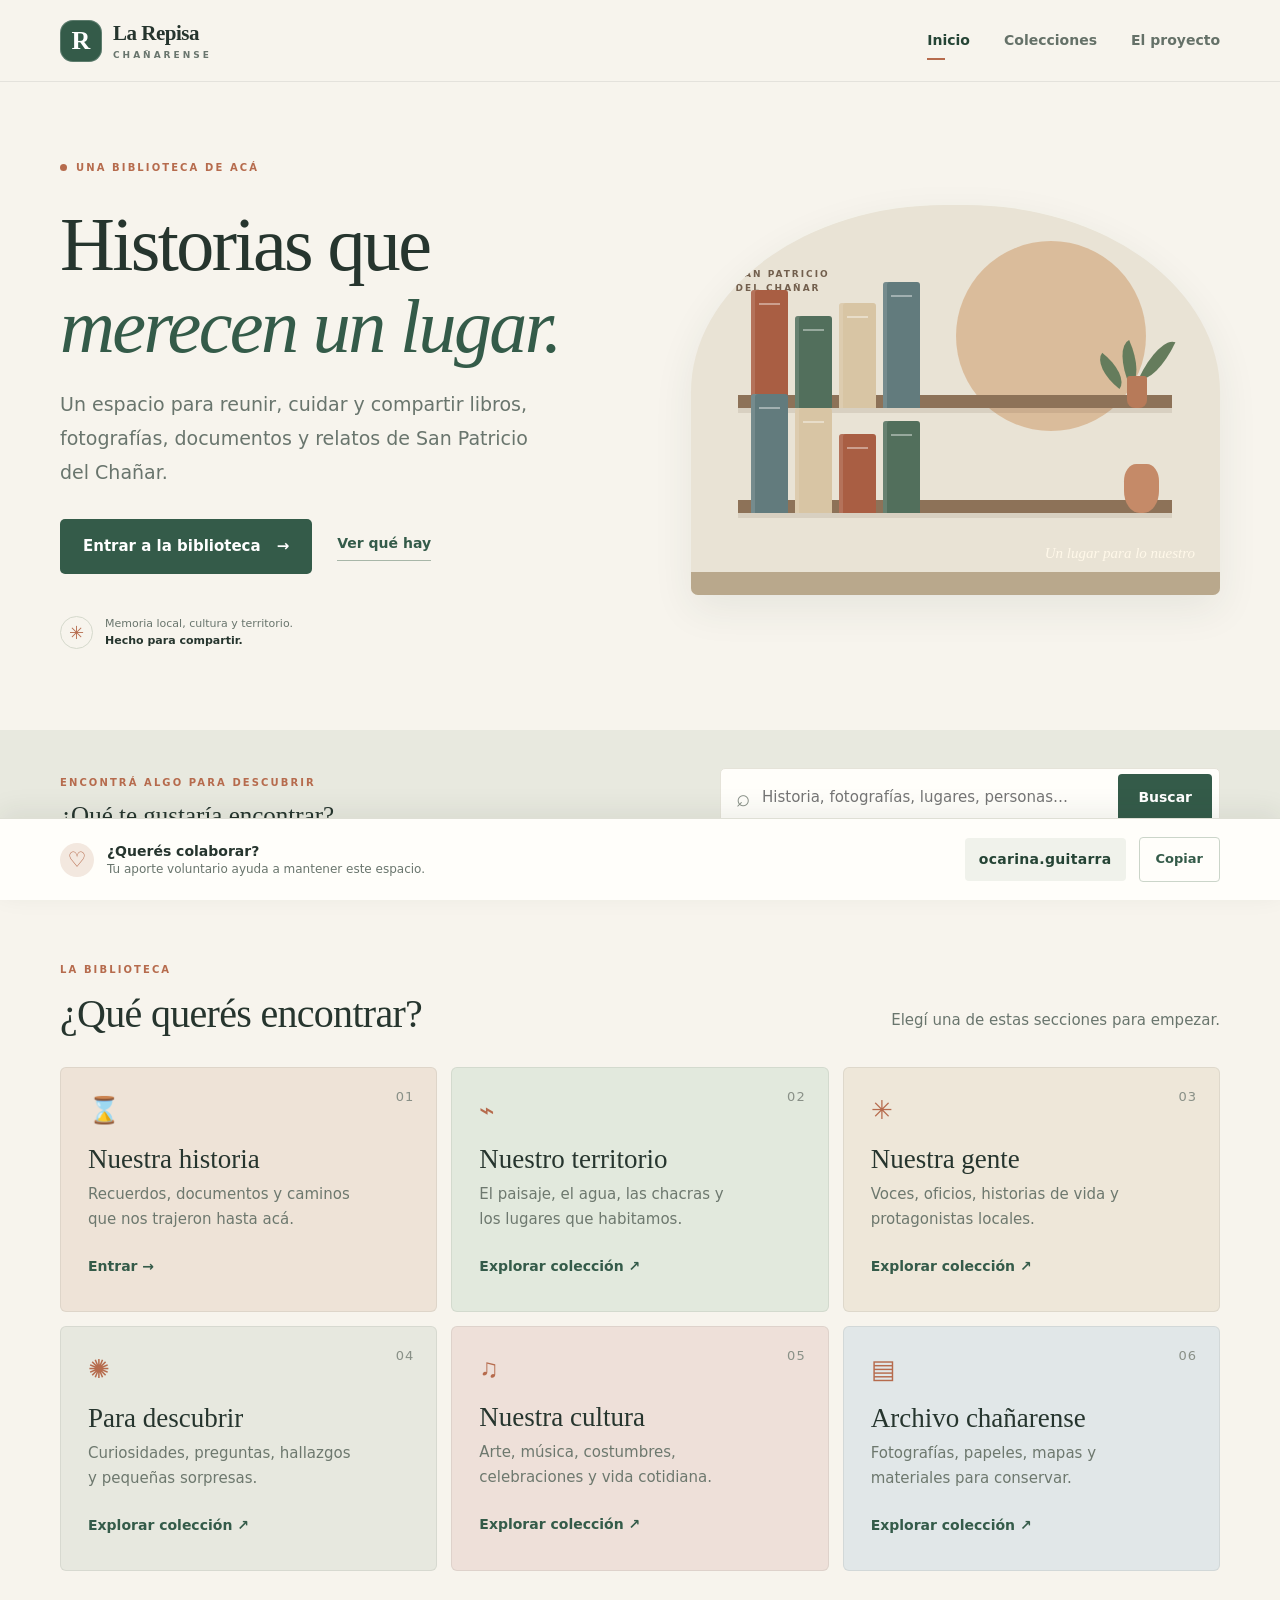
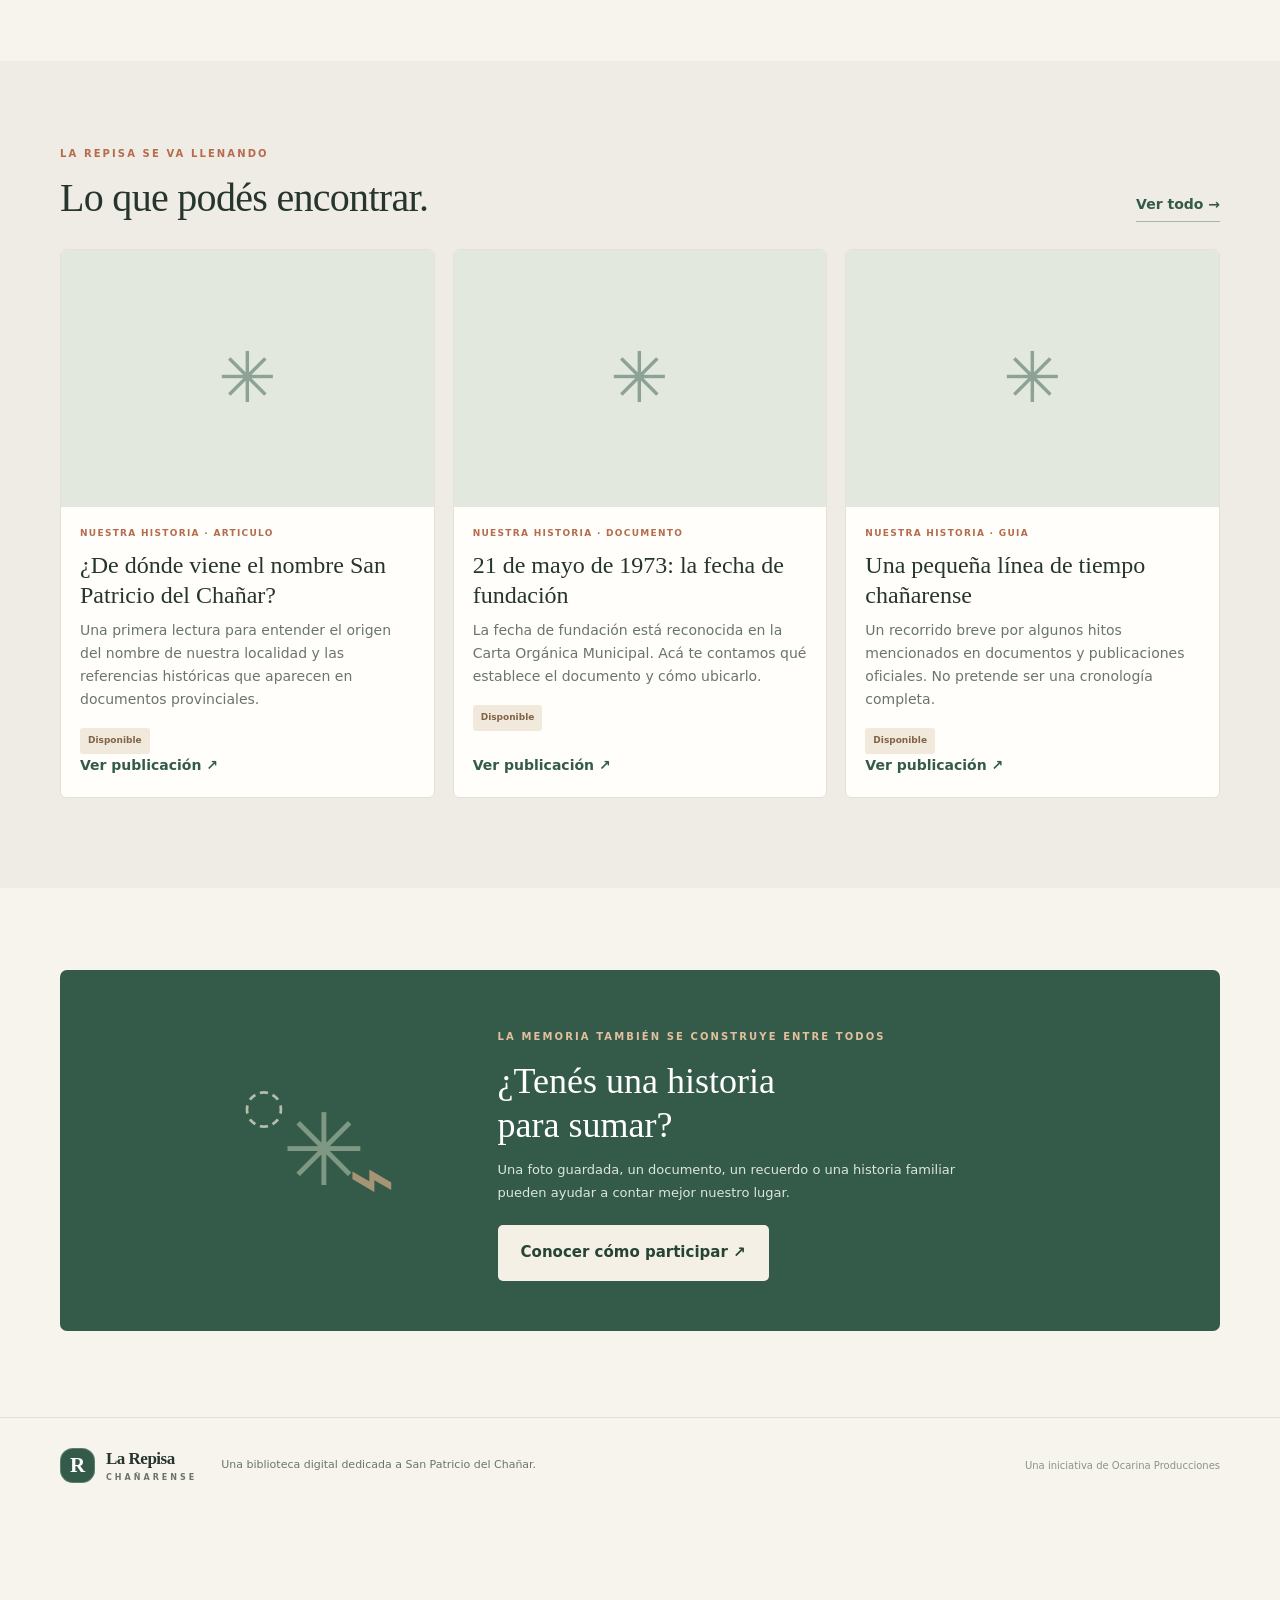
<file: index.html>
<!doctype html>
<html lang="es-AR">
<head>
  <meta charset="utf-8">
  <meta name="viewport" content="width=device-width, initial-scale=1">
  <meta name="theme-color" content="#f7f4ed">
  <meta name="description" content="La Repisa Chañarense: biblioteca editorial digital dedicada a la historia, el territorio, las personas y la cultura de San Patricio del Chañar.">
  <title>La Repisa Chañarense — Historias que merecen un lugar</title>
  <link rel="icon" href="assets/repisa-mark.svg" type="image/svg+xml">
  <link rel="stylesheet" href="css/styles.css">
  <script defer src="js/catalogo.js"></script>
  <script defer src="js/app.js"></script>
</head>
<body>
  <a class="skip-link" href="#contenido">Saltar al contenido</a>
  <header class="site-header">
    <div class="header-inner">
      <a class="brand" href="index.html" aria-label="La Repisa Chañarense, inicio">
        <span class="brand-mark" aria-hidden="true">R</span>
        <span class="brand-copy"><strong>La Repisa</strong><small>CHAÑARENSE</small></span>
      </a>
      <button class="menu-toggle" type="button" aria-expanded="false" aria-controls="site-nav" aria-label="Abrir menú"><span></span><span></span><span></span></button>
      <nav class="site-nav" id="site-nav" aria-label="Navegación principal">
        <a class="active" href="index.html">Inicio</a>
        <a href="colecciones.html">Colecciones</a>
        <a href="acerca-de.html">El proyecto</a>
      </nav>
    </div>
  </header>

  <main id="contenido">
    <section class="hero wrap">
      <div class="hero-copy">
        <span class="eyebrow"><span class="eyebrow-dot"></span> Una biblioteca de acá</span>
        <h1>Historias que<br><em>merecen un lugar.</em></h1>
        <p class="hero-lead">Un espacio para reunir, cuidar y compartir libros, fotografías, documentos y relatos de San Patricio del Chañar.</p>
        <div class="hero-actions">
          <a class="button button-primary" href="colecciones.html">Entrar a la biblioteca <span aria-hidden="true">→</span></a>
          <a class="text-link" href="#como-se-organiza">Ver qué hay</a>
        </div>
        <div class="hero-note"><span class="note-icon">✳</span><span>Memoria local, cultura y territorio.<br><strong>Hecho para compartir.</strong></span></div>
      </div>
      <div class="hero-art" aria-label="Ilustración decorativa de una repisa con libros y una planta" role="img">
        <div class="sun-disc"></div><div class="art-label">SAN PATRICIO<br>DEL CHAÑAR</div>
        <div class="shelf shelf-one"><i class="book book-rust"></i><i class="book book-green"></i><i class="book book-cream"></i><i class="book book-blue"></i><i class="plant"><b></b><b></b><b></b></i></div>
        <div class="shelf shelf-two"><i class="book book-blue tall"></i><i class="book book-cream"></i><i class="book book-rust short"></i><i class="book book-green"></i><i class="vase"></i></div>
        <span class="art-caption">Un lugar para lo nuestro</span>
      </div>
    </section>

    <section class="search-band">
      <div class="wrap search-inner">
        <div><span class="eyebrow">Encontrá algo para descubrir</span><h2>¿Qué te gustaría encontrar?</h2></div>
        <form class="search-form" id="search-form" role="search">
          <label class="sr-only" for="catalog-search">Buscar publicaciones</label>
          <span aria-hidden="true">⌕</span><input id="catalog-search" type="search" placeholder="Historia, fotografías, lugares, personas…" autocomplete="off"><button type="submit" aria-label="Buscar">Buscar</button>
        </form>
      </div>
    </section>

    <section class="section wrap" id="como-se-organiza">
      <div class="section-heading"><div><span class="eyebrow">La biblioteca</span><h2>¿Qué querés encontrar?</h2></div><p>Elegí una de estas secciones para empezar.</p></div>
      <div class="collection-grid" id="collection-grid">
        <a class="collection-card collection-history" href="colecciones.html?coleccion=historia"><span class="collection-number">01</span><span class="collection-icon">⌛</span><h3>Nuestra historia</h3><p>Recuerdos, documentos y caminos que nos trajeron hasta acá.</p><span class="card-arrow">Entrar →</span></a>
        <a class="collection-card collection-land" href="colecciones.html?coleccion=territorio"><span class="collection-number">02</span><span class="collection-icon">⌁</span><h3>Nuestro territorio</h3><p>El paisaje, el agua, las chacras y los lugares que habitamos.</p><span class="card-arrow">Explorar colección ↗</span></a>
        <a class="collection-card collection-people" href="colecciones.html?coleccion=gente"><span class="collection-number">03</span><span class="collection-icon">✳</span><h3>Nuestra gente</h3><p>Voces, oficios, historias de vida y protagonistas locales.</p><span class="card-arrow">Explorar colección ↗</span></a>
        <a class="collection-card collection-discover" href="colecciones.html?coleccion=descubrir"><span class="collection-number">04</span><span class="collection-icon">✺</span><h3>Para descubrir</h3><p>Curiosidades, preguntas, hallazgos y pequeñas sorpresas.</p><span class="card-arrow">Explorar colección ↗</span></a>
        <a class="collection-card collection-culture" href="colecciones.html?coleccion=cultura"><span class="collection-number">05</span><span class="collection-icon">♫</span><h3>Nuestra cultura</h3><p>Arte, música, costumbres, celebraciones y vida cotidiana.</p><span class="card-arrow">Explorar colección ↗</span></a>
        <a class="collection-card collection-archive" href="colecciones.html?coleccion=archivo"><span class="collection-number">06</span><span class="collection-icon">▤</span><h3>Archivo chañarense</h3><p>Fotografías, papeles, mapas y materiales para conservar.</p><span class="card-arrow">Explorar colección ↗</span></a>
      </div>
    </section>

    <section class="featured-section">
      <div class="wrap">
        <div class="section-heading"><div><span class="eyebrow">La repisa se va llenando</span><h2>Lo que podés encontrar.</h2></div><a class="text-link" href="colecciones.html">Ver todo →</a></div>
        <div class="publication-grid" id="featured-publications" aria-live="polite">
          <div class="empty-state"><span>✳</span><h3>Estamos preparando las primeras publicaciones.</h3><p>Pronto vas a encontrar acá materiales para leer, mirar y compartir.</p></div>
        </div>
      </div>
    </section>

    <section class="contribute-section wrap">
      <div class="contribute-art" aria-hidden="true"><span>✳</span><span>⌁</span><span>◌</span></div>
      <div><span class="eyebrow">La memoria también se construye entre todos</span><h2>¿Tenés una historia<br>para sumar?</h2><p>Una foto guardada, un documento, un recuerdo o una historia familiar pueden ayudar a contar mejor nuestro lugar.</p><a class="button button-light" href="acerca-de.html#participar">Conocer cómo participar ↗</a></div>
    </section>
  </main>

  <footer class="site-footer">
    <div class="wrap footer-inner"><a class="brand brand-footer" href="index.html"><span class="brand-mark">R</span><span class="brand-copy"><strong>La Repisa</strong><small>CHAÑARENSE</small></span></a><p>Una biblioteca digital dedicada a San Patricio del Chañar.</p><span class="footer-credit">Una iniciativa de Ocarina Producciones</span></div>
  </footer>

  <aside class="support-bar" aria-label="Colaboración voluntaria">
    <span class="support-heart" aria-hidden="true">♡</span><span class="support-message"><strong>¿Querés colaborar?</strong><small>Tu aporte voluntario ayuda a mantener este espacio.</small></span>
    <span class="support-alias" id="support-alias">ocarina.guitarra</span>
    <button class="copy-alias" type="button" id="copy-alias" aria-label="Copiar alias">Copiar</button>
    <span class="copy-feedback" id="copy-feedback" role="status" aria-live="polite"></span>
  </aside>
</body>
</html>
</file>
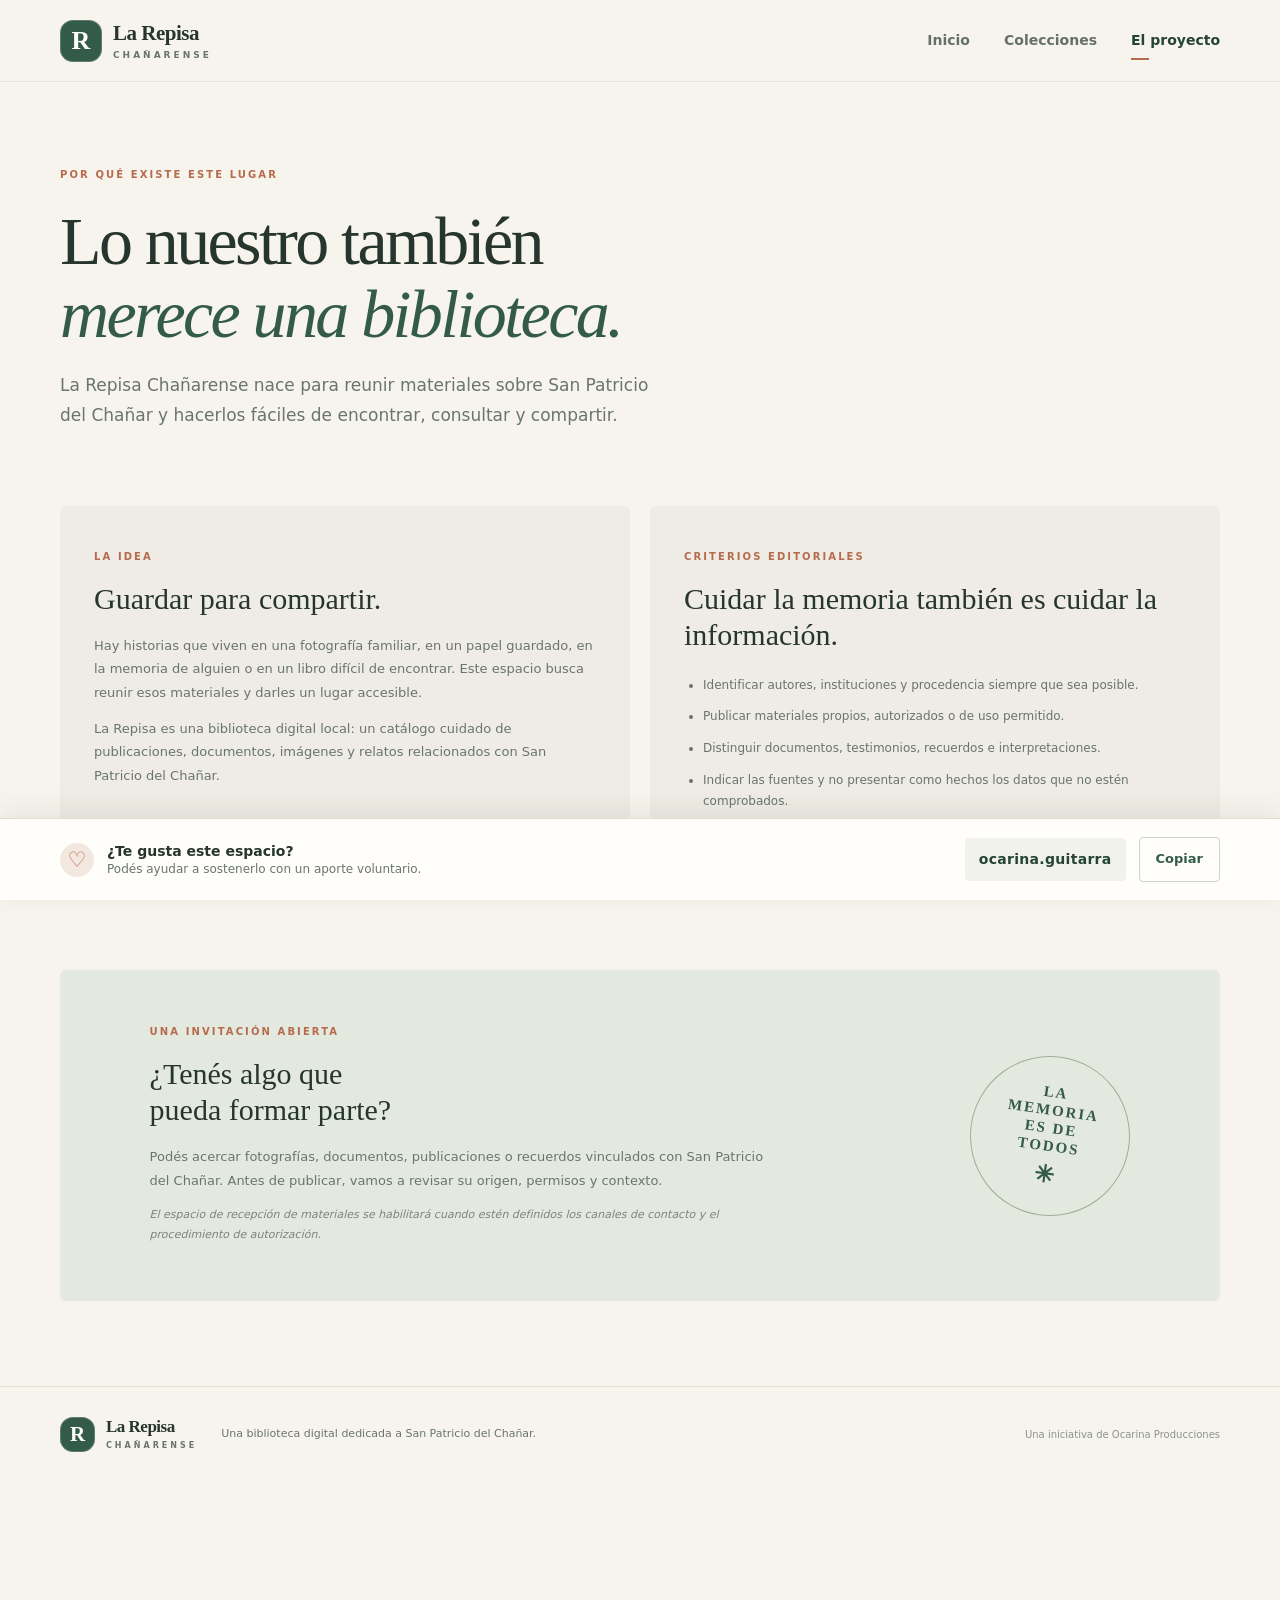
<file: acerca-de.html>
<!doctype html>
<html lang="es-AR"><head><meta charset="utf-8"><meta name="viewport" content="width=device-width, initial-scale=1"><meta name="theme-color" content="#f7f4ed"><meta name="description" content="Conocé La Repisa Chañarense y cómo aportar a la memoria local."><title>El proyecto — La Repisa Chañarense</title><link rel="icon" href="assets/repisa-mark.svg" type="image/svg+xml"><link rel="stylesheet" href="css/styles.css"><script defer src="js/app.js"></script></head><body><a class="skip-link" href="#contenido">Saltar al contenido</a><header class="site-header"><div class="header-inner"><a class="brand" href="index.html"><span class="brand-mark">R</span><span class="brand-copy"><strong>La Repisa</strong><small>CHAÑARENSE</small></span></a><button class="menu-toggle" type="button" aria-expanded="false" aria-controls="site-nav" aria-label="Abrir menú"><span></span><span></span><span></span></button><nav class="site-nav" id="site-nav"><a href="index.html">Inicio</a><a href="colecciones.html">Colecciones</a><a class="active" href="acerca-de.html">El proyecto</a></nav></div></header><main id="contenido"><section class="page-hero wrap"><span class="eyebrow">Por qué existe este lugar</span><h1>Lo nuestro también<br><em>merece una biblioteca.</em></h1><p>La Repisa Chañarense nace para reunir materiales sobre San Patricio del Chañar y hacerlos fáciles de encontrar, consultar y compartir.</p></section><section class="about-body wrap"><article class="about-card"><span class="eyebrow">La idea</span><h2>Guardar para compartir.</h2><p>Hay historias que viven en una fotografía familiar, en un papel guardado, en la memoria de alguien o en un libro difícil de encontrar. Este espacio busca reunir esos materiales y darles un lugar accesible.</p><p>La Repisa es una biblioteca digital local: un catálogo cuidado de publicaciones, documentos, imágenes y relatos relacionados con San Patricio del Chañar.</p></article><article class="about-card"><span class="eyebrow">Criterios editoriales</span><h2>Cuidar la memoria también es cuidar la información.</h2><ul class="principles-list"><li>Identificar autores, instituciones y procedencia siempre que sea posible.</li><li>Publicar materiales propios, autorizados o de uso permitido.</li><li>Distinguir documentos, testimonios, recuerdos e interpretaciones.</li><li>Indicar las fuentes y no presentar como hechos los datos que no estén comprobados.</li><li>Respetar la privacidad y pedir permiso antes de publicar materiales personales.</li></ul></article></section><section class="participate-section wrap" id="participar"><div><span class="eyebrow">Una invitación abierta</span><h2>¿Tenés algo que<br>pueda formar parte?</h2><p>Podés acercar fotografías, documentos, publicaciones o recuerdos vinculados con San Patricio del Chañar. Antes de publicar, vamos a revisar su origen, permisos y contexto.</p><p class="muted-note">El espacio de recepción de materiales se habilitará cuando estén definidos los canales de contacto y el procedimiento de autorización.</p></div><div class="participate-stamp">LA<br>MEMORIA<br>ES DE<br>TODOS<span>✳</span></div></section></main><footer class="site-footer"><div class="wrap footer-inner"><a class="brand brand-footer" href="index.html"><span class="brand-mark">R</span><span class="brand-copy"><strong>La Repisa</strong><small>CHAÑARENSE</small></span></a><p>Una biblioteca digital dedicada a San Patricio del Chañar.</p><span class="footer-credit">Una iniciativa de Ocarina Producciones</span></div></footer><aside class="support-bar" aria-label="Colaboración voluntaria"><span class="support-heart">♡</span><span class="support-message"><strong>¿Te gusta este espacio?</strong><small>Podés ayudar a sostenerlo con un aporte voluntario.</small></span><span class="support-alias" id="support-alias">ocarina.guitarra</span><button class="copy-alias" type="button" id="copy-alias">Copiar</button><span class="copy-feedback" id="copy-feedback" role="status" aria-live="polite"></span></aside></body></html>
</file>
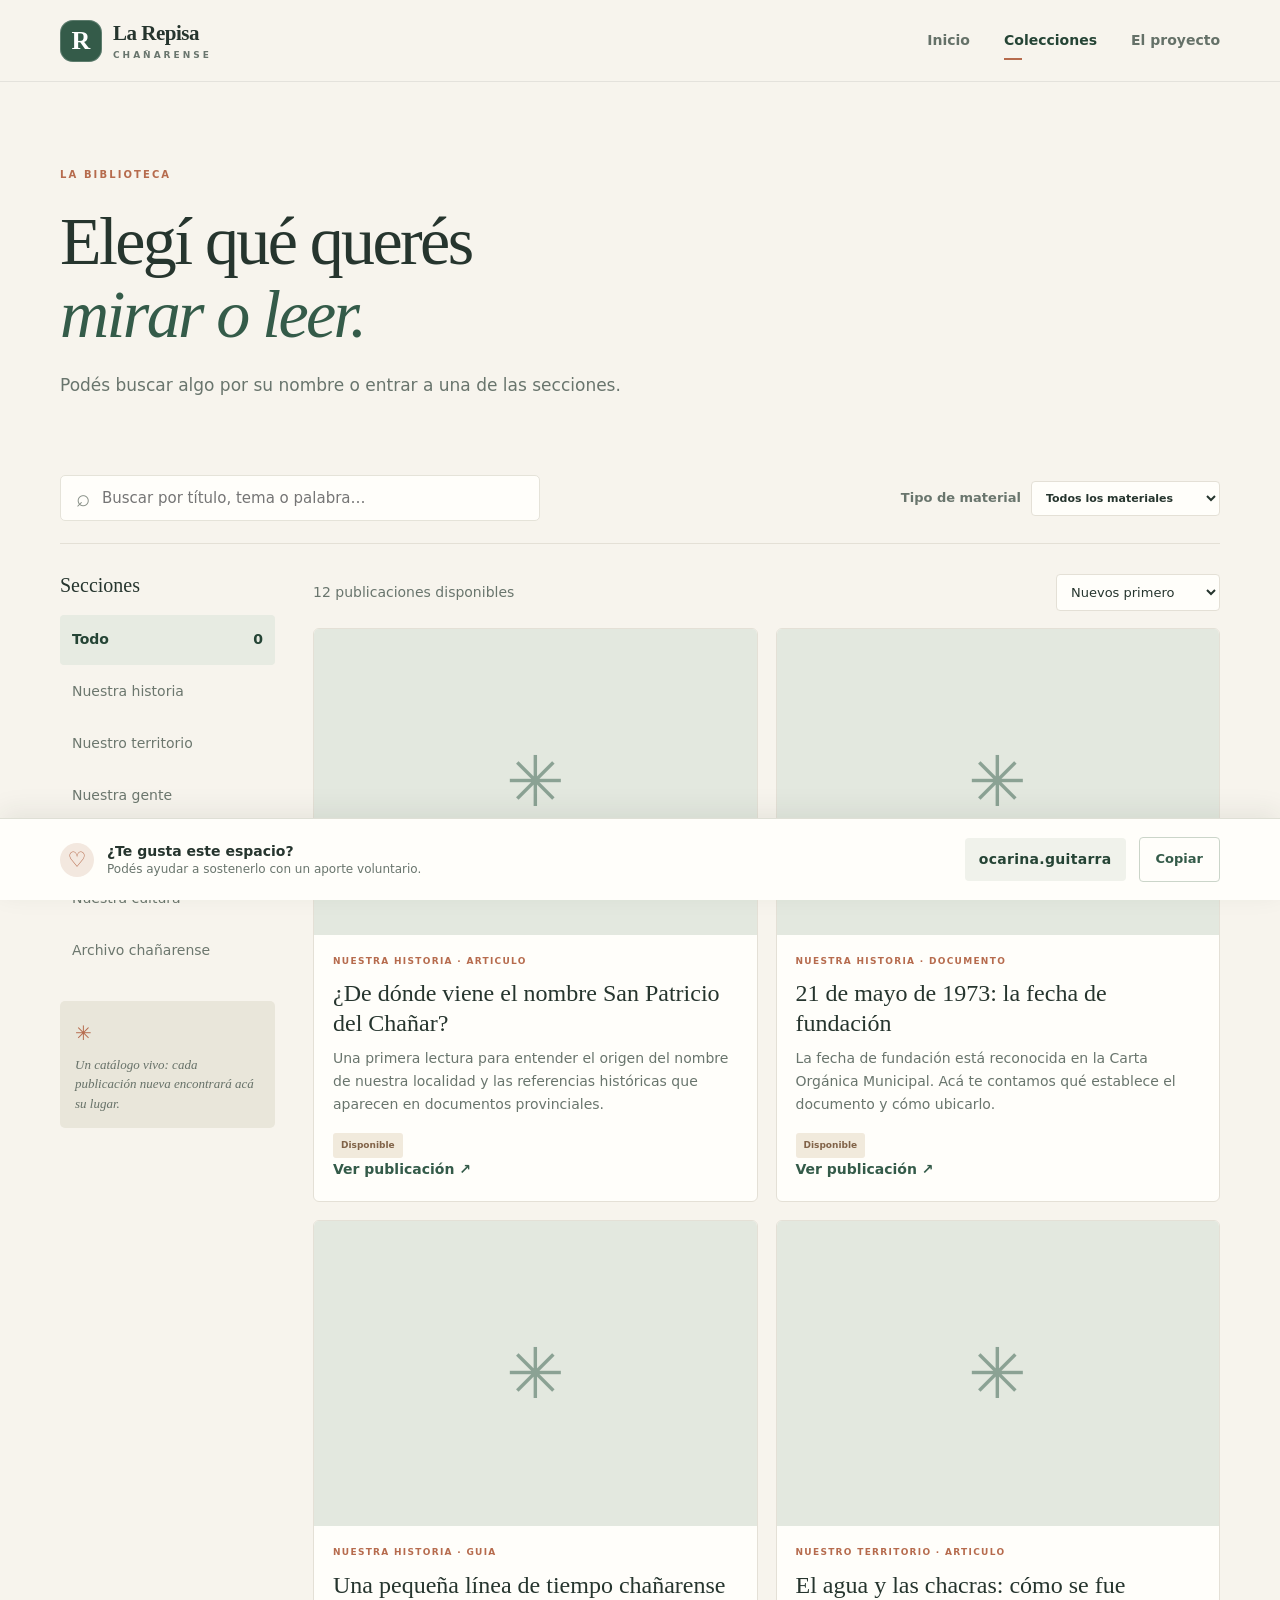
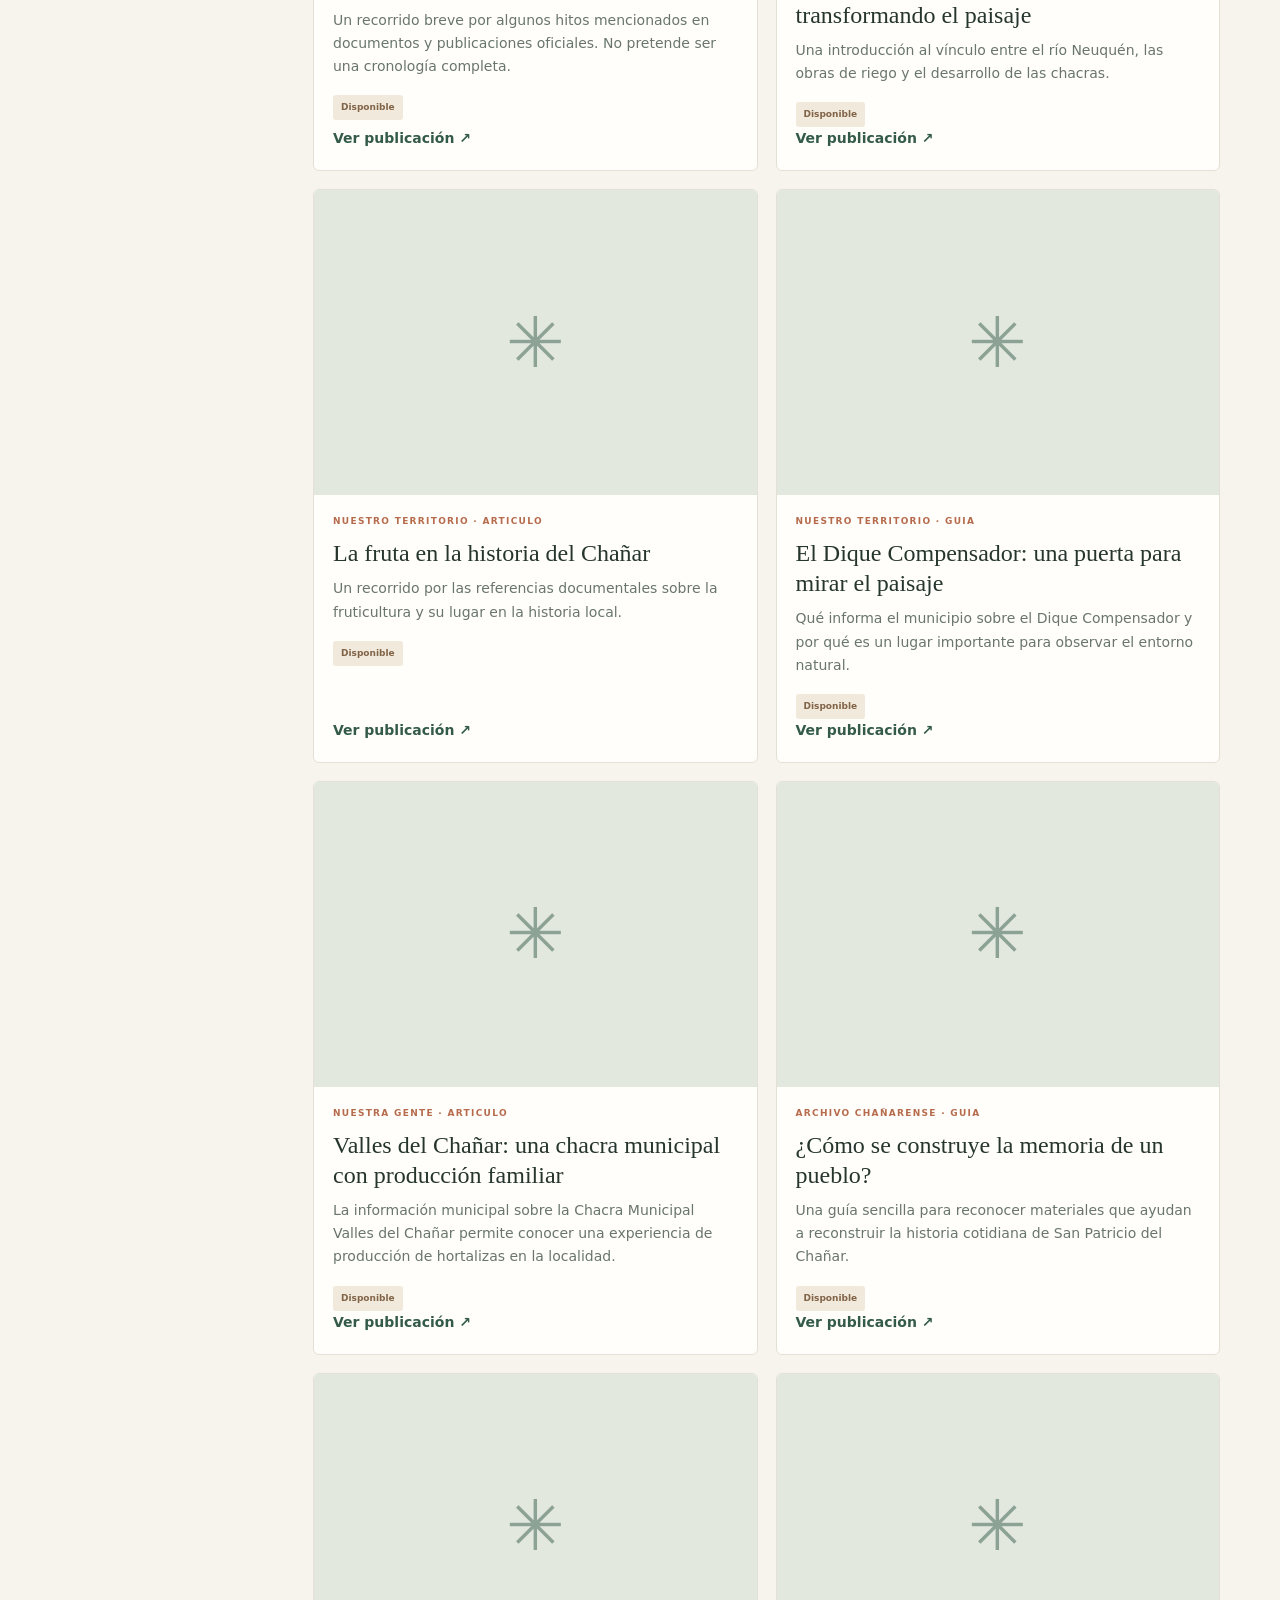
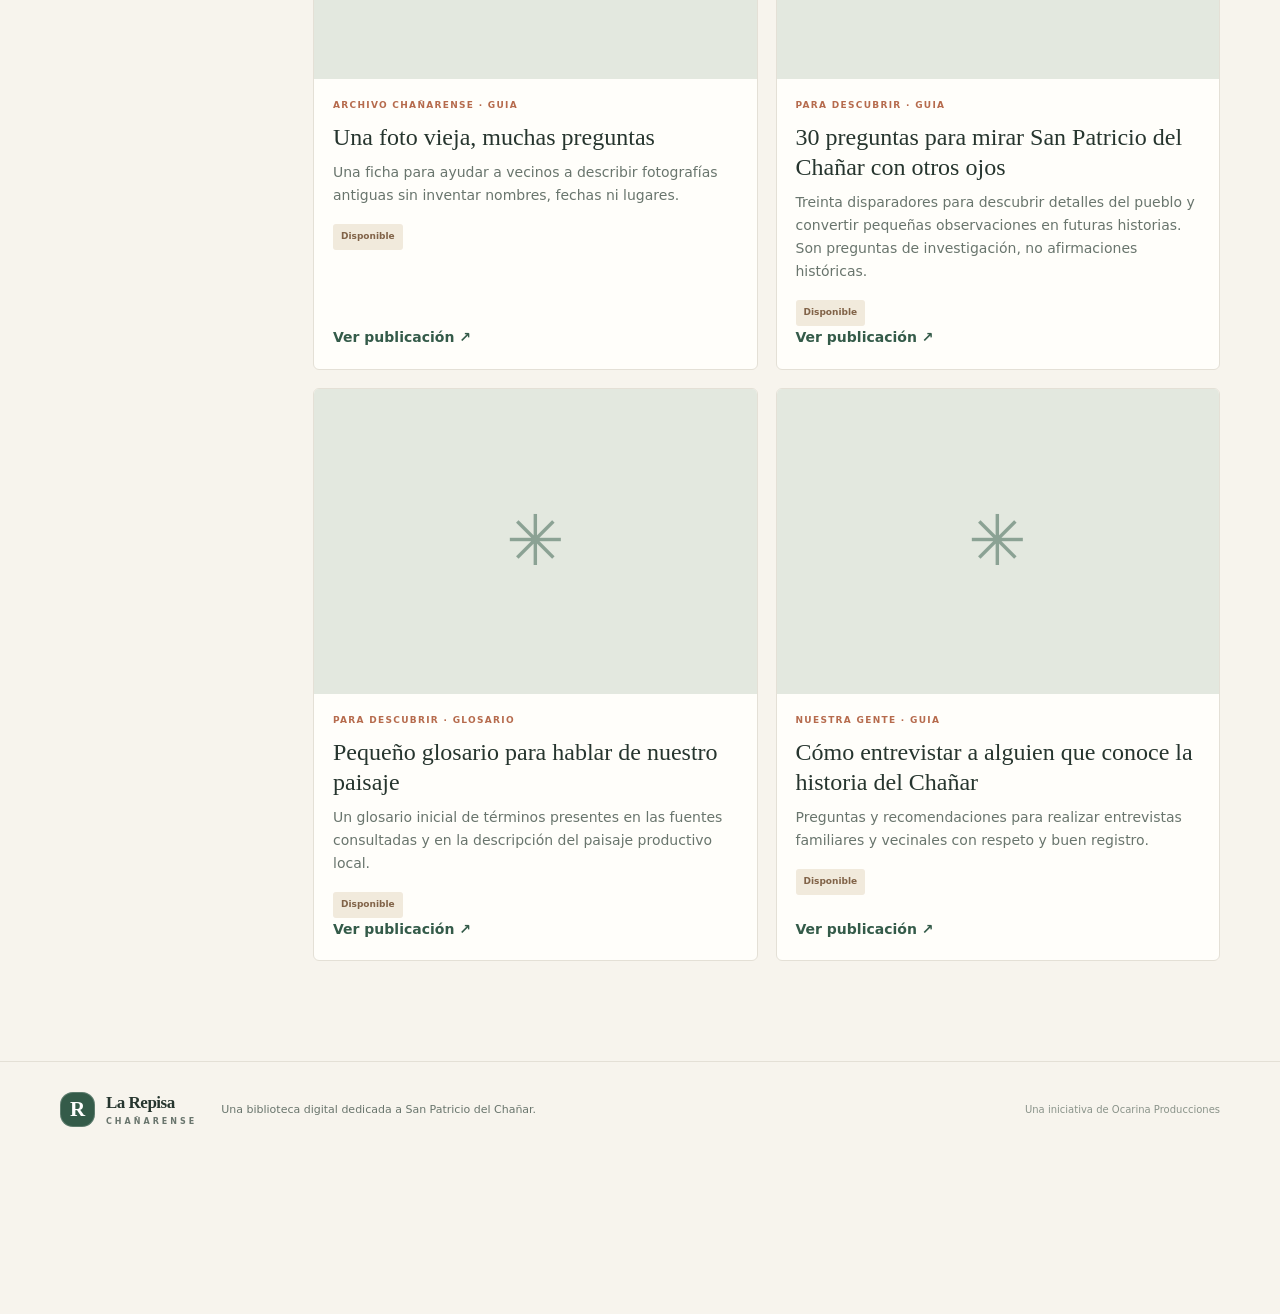
<file: colecciones.html>
<!doctype html>
<html lang="es-AR"><head><meta charset="utf-8"><meta name="viewport" content="width=device-width, initial-scale=1"><meta name="theme-color" content="#f7f4ed"><meta name="description" content="Explorá las colecciones de La Repisa Chañarense."><title>Colecciones — La Repisa Chañarense</title><link rel="icon" href="assets/repisa-mark.svg" type="image/svg+xml"><link rel="stylesheet" href="css/styles.css"><script defer src="js/catalogo.js"></script><script defer src="js/app.js"></script></head>
<body><a class="skip-link" href="#contenido">Saltar al contenido</a><header class="site-header"><div class="header-inner"><a class="brand" href="index.html"><span class="brand-mark">R</span><span class="brand-copy"><strong>La Repisa</strong><small>CHAÑARENSE</small></span></a><button class="menu-toggle" type="button" aria-expanded="false" aria-controls="site-nav" aria-label="Abrir menú"><span></span><span></span><span></span></button><nav class="site-nav" id="site-nav"><a href="index.html">Inicio</a><a class="active" href="colecciones.html">Colecciones</a><a href="acerca-de.html">El proyecto</a></nav></div></header>
<main id="contenido"><section class="page-hero wrap"><span class="eyebrow">La biblioteca</span><h1>Elegí qué querés<br><em>mirar o leer.</em></h1><p>Podés buscar algo por su nombre o entrar a una de las secciones.</p></section>
<section class="catalog-section wrap"><div class="catalog-toolbar"><div class="filter-search"><label class="sr-only" for="catalog-search">Buscar en el catálogo</label><span>⌕</span><input id="catalog-search" type="search" placeholder="Buscar por título, tema o palabra…"></div><label class="select-label advanced-filter" for="type-filter">Tipo de material<select id="type-filter"><option value="">Todos los materiales</option><option value="libro">Libros y cuadernillos</option><option value="fotografia">Fotografías</option><option value="documento">Documentos</option><option value="mapa">Mapas y guías</option><option value="revista">Revistas</option></select></label></div>
<div class="catalog-layout"><aside class="catalog-sidebar"><h2>Secciones</h2><button class="filter-link active" data-collection="">Todo <span data-count="all">0</span></button><button class="filter-link" data-collection="historia">Nuestra historia</button><button class="filter-link" data-collection="territorio">Nuestro territorio</button><button class="filter-link" data-collection="gente">Nuestra gente</button><button class="filter-link" data-collection="descubrir">Para descubrir</button><button class="filter-link" data-collection="cultura">Nuestra cultura</button><button class="filter-link" data-collection="archivo">Archivo chañarense</button><div class="sidebar-note"><span>✳</span><p>Un catálogo vivo: cada publicación nueva encontrará acá su lugar.</p></div></aside><div class="catalog-results"><div class="results-heading"><p id="results-count">Materiales disponibles</p><label class="sr-only" for="sort-filter">Ordenar publicaciones</label><select id="sort-filter"><option value="recent">Nuevos primero</option><option value="az">Título A–Z</option></select></div><div class="publication-grid catalog-grid" id="catalog-results" aria-live="polite"></div></div></div></section></main>
<footer class="site-footer"><div class="wrap footer-inner"><a class="brand brand-footer" href="index.html"><span class="brand-mark">R</span><span class="brand-copy"><strong>La Repisa</strong><small>CHAÑARENSE</small></span></a><p>Una biblioteca digital dedicada a San Patricio del Chañar.</p><span class="footer-credit">Una iniciativa de Ocarina Producciones</span></div></footer><aside class="support-bar" aria-label="Colaboración voluntaria"><span class="support-heart">♡</span><span class="support-message"><strong>¿Te gusta este espacio?</strong><small>Podés ayudar a sostenerlo con un aporte voluntario.</small></span><span class="support-alias" id="support-alias">ocarina.guitarra</span><button class="copy-alias" type="button" id="copy-alias">Copiar</button><span class="copy-feedback" id="copy-feedback" role="status" aria-live="polite"></span></aside></body></html>
</file>
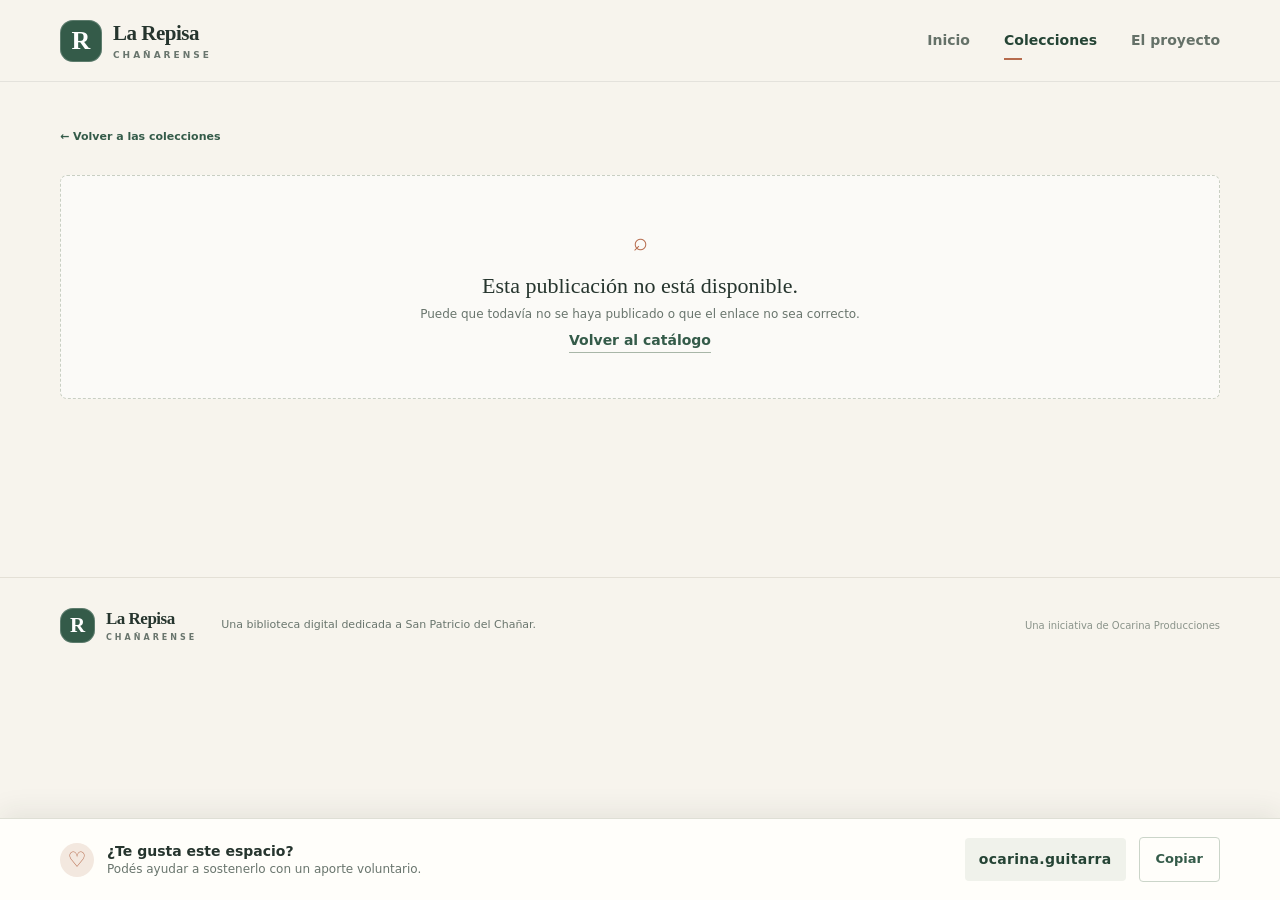
<file: publicacion.html>
<!doctype html>
<html lang="es-AR"><head><meta charset="utf-8"><meta name="viewport" content="width=device-width, initial-scale=1"><meta name="theme-color" content="#f7f4ed"><meta name="description" content="Publicaciones de La Repisa Chañarense."><title>Publicación — La Repisa Chañarense</title><link rel="icon" href="assets/repisa-mark.svg" type="image/svg+xml"><link rel="stylesheet" href="css/styles.css"><script defer src="js/catalogo.js"></script><script defer src="js/app.js"></script></head>
<body><a class="skip-link" href="#contenido">Saltar al contenido</a><header class="site-header"><div class="header-inner"><a class="brand" href="index.html"><span class="brand-mark">R</span><span class="brand-copy"><strong>La Repisa</strong><small>CHAÑARENSE</small></span></a><button class="menu-toggle" type="button" aria-expanded="false" aria-controls="site-nav" aria-label="Abrir menú"><span></span><span></span><span></span></button><nav class="site-nav" id="site-nav"><a href="index.html">Inicio</a><a class="active" href="colecciones.html">Colecciones</a><a href="acerca-de.html">El proyecto</a></nav></div></header>
<main id="contenido" class="wrap publication-detail"><a class="back-link" href="colecciones.html">← Volver a las colecciones</a><div id="publication-detail" aria-live="polite"><div class="empty-state"><span>✳</span><h3>Cargando publicación…</h3></div></div></main>
<footer class="site-footer"><div class="wrap footer-inner"><a class="brand brand-footer" href="index.html"><span class="brand-mark">R</span><span class="brand-copy"><strong>La Repisa</strong><small>CHAÑARENSE</small></span></a><p>Una biblioteca digital dedicada a San Patricio del Chañar.</p><span class="footer-credit">Una iniciativa de Ocarina Producciones</span></div></footer><aside class="support-bar" aria-label="Colaboración voluntaria"><span class="support-heart">♡</span><span class="support-message"><strong>¿Te gusta este espacio?</strong><small>Podés ayudar a sostenerlo con un aporte voluntario.</small></span><span class="support-alias" id="support-alias">ocarina.guitarra</span><button class="copy-alias" type="button" id="copy-alias">Copiar</button><span class="copy-feedback" id="copy-feedback" role="status" aria-live="polite"></span></aside></body></html>
</file>
<file: css/styles.css>
:root{--paper:#f7f4ed;--white:#fffefa;--ink:#26352e;--muted:#69756d;--green:#345b49;--green-dark:#254435;--sage:#dce5d8;--rust:#b66b4d;--sand:#e9dfcf;--line:#e4e0d6;--serif:Georgia,'Times New Roman',serif;--sans:system-ui,-apple-system,'Segoe UI',Arial,sans-serif;--support-h:76px;--shadow:0 14px 40px rgba(42,58,46,.08)}*{box-sizing:border-box}html{scroll-behavior:smooth;scroll-padding-top:90px}body{margin:0;background:var(--paper);color:var(--ink);font-family:var(--sans);font-size:16px;line-height:1.6;padding-bottom:var(--support-h)}a{color:inherit;text-decoration:none}button,input,select{font:inherit}button,a{-webkit-tap-highlight-color:transparent}button:focus-visible,a:focus-visible,input:focus-visible,select:focus-visible{outline:3px solid #c58a62;outline-offset:3px}.wrap{width:min(1160px,calc(100% - 56px));margin-inline:auto}.sr-only{position:absolute;width:1px;height:1px;padding:0;margin:-1px;overflow:hidden;clip:rect(0,0,0,0);white-space:nowrap;border:0}.skip-link{position:absolute;top:-60px;left:16px;background:var(--green);color:white;padding:10px 16px;z-index:100}.skip-link:focus{top:12px}.site-header{height:82px;border-bottom:1px solid rgba(38,53,46,.09);background:rgba(247,244,237,.94);position:sticky;top:0;z-index:20;backdrop-filter:blur(12px)}.header-inner{width:min(1160px,calc(100% - 56px));height:100%;margin:auto;display:flex;align-items:center;justify-content:space-between}.brand{display:inline-flex;align-items:center;gap:11px}.brand-mark{width:42px;height:42px;border-radius:13px;background:var(--green);color:#fff;display:grid;place-items:center;font:600 26px var(--serif);box-shadow:inset 0 0 0 1px rgba(255,255,255,.2)}.brand-copy{display:grid;line-height:1.05}.brand-copy strong{font:600 21px var(--serif);letter-spacing:-.5px}.brand-copy small{font-size:9px;letter-spacing:3px;font-weight:700;margin-top:5px;color:var(--muted)}.site-nav{display:flex;gap:34px;align-items:center}.site-nav a{font-size:13px;color:#657168;font-weight:600;padding:10px 0;position:relative}.site-nav a:hover,.site-nav a.active{color:var(--green-dark)}.site-nav a.active:after{content:'';position:absolute;bottom:2px;left:0;width:18px;height:2px;background:var(--rust)}.menu-toggle{display:none;border:0;background:none;padding:8px}.hero{min-height:535px;display:grid;grid-template-columns:1fr .92fr;align-items:center;gap:55px;padding-top:54px;padding-bottom:66px}.hero-copy{padding:15px 0}.eyebrow{font-size:10px;letter-spacing:2.1px;text-transform:uppercase;color:var(--rust);font-weight:700;display:inline-flex;align-items:center;gap:9px}.eyebrow-dot{width:7px;height:7px;border-radius:50%;background:var(--rust)}h1,h2,h3,p{margin-top:0}.hero h1,.page-hero h1{font:500 clamp(48px,6vw,76px)/1.08 var(--serif);letter-spacing:-2.6px;margin:23px 0 20px}.hero h1 em,.page-hero h1 em{color:var(--green);font-weight:500}.hero-lead{font-size:17px;line-height:1.8;color:var(--muted);max-width:490px;margin-bottom:29px}.hero-actions{display:flex;align-items:center;gap:25px;flex-wrap:wrap}.button{display:inline-flex;align-items:center;justify-content:center;gap:16px;border-radius:5px;padding:14px 20px;font-size:12px;font-weight:700;transition:transform .2s,background .2s}.button:hover{transform:translateY(-2px)}.button-primary{background:var(--green);color:white}.button-primary:hover{background:var(--green-dark)}.text-link{font-size:12px;font-weight:700;color:var(--green);border-bottom:1px solid #a8b6a8;padding-bottom:4px}.hero-note{display:flex;align-items:center;gap:12px;margin-top:42px;color:var(--muted);font-size:11px;line-height:1.5}.hero-note strong{color:var(--ink)}.note-icon{width:33px;height:33px;border:1px solid #d5d9cc;border-radius:50%;display:grid;place-items:center;color:var(--rust);font-size:18px}.hero-art{height:390px;position:relative;background:#e9e3d5;border-radius:48% 48% 7px 7px;overflow:hidden;box-shadow:var(--shadow)}.hero-art:after{content:'';position:absolute;bottom:0;left:0;right:0;height:23px;background:#b9a88c}.sun-disc{position:absolute;width:190px;height:190px;border-radius:50%;background:#d8b38e;right:14%;top:36px;opacity:.8}.art-label{position:absolute;top:63px;left:45px;font-size:9px;line-height:1.5;letter-spacing:2px;color:#725f4d;font-weight:700}.shelf{position:absolute;left:9%;right:9%;height:13px;background:#8d7258;box-shadow:0 5px 0 rgba(88,67,49,.12);display:flex;align-items:flex-end;gap:7px;padding:0 13px}.shelf-one{top:190px}.shelf-two{top:295px}.book{display:block;width:37px;height:105px;border-radius:3px 3px 0 0;box-shadow:inset 4px 0 rgba(255,255,255,.12);position:relative}.book:after{content:'';position:absolute;left:8px;right:8px;top:13px;height:2px;background:rgba(255,255,255,.4)}.book-rust{background:#a95e43;height:118px}.book-green{background:#526f5c;height:92px}.book-cream{background:#d8c5a4;height:105px}.book-blue{background:#627b7d;height:126px}.book.tall{height:119px}.book.short{height:79px}.plant{margin-left:auto;width:50px;height:85px;position:relative}.plant:after{content:'';position:absolute;bottom:0;left:18px;width:20px;height:32px;background:#b77a59;border-radius:3px 3px 8px 8px}.plant b{position:absolute;bottom:26px;left:20px;width:18px;height:42px;background:#657c5c;border-radius:100% 0 100% 0;transform:rotate(-24deg);transform-origin:bottom}.plant b:nth-child(2){transform:rotate(25deg);left:29px;height:48px}.plant b:nth-child(3){transform:rotate(-52deg);left:7px;height:36px}.vase{margin-left:auto;width:35px;height:49px;background:#c58a68;border-radius:35% 35% 45% 45%;margin-bottom:0}.art-caption{position:absolute;bottom:33px;right:25px;font:italic 15px var(--serif);color:#fff8e9}.search-band{background:#e8e9df;padding:36px 0}.search-inner{display:flex;align-items:center;justify-content:space-between;gap:30px}.search-inner h2{font:500 25px var(--serif);margin:7px 0 0}.search-form,.filter-search{height:52px;background:var(--white);border:1px solid #e5e3d9;border-radius:5px;display:flex;align-items:center;padding:0 7px 0 15px;width:min(500px,55%);color:#889087}.search-form>span,.filter-search>span{font-size:24px}.search-form input,.filter-search input{border:0;outline:0;background:transparent;min-width:0;flex:1;padding:0 12px;font-size:12px;color:var(--ink)}.search-form button{background:var(--green);border:0;border-radius:4px;color:white;padding:10px 17px;font-size:11px;font-weight:700;cursor:pointer}.section{padding-top:87px;padding-bottom:90px}.section-heading{display:flex;justify-content:space-between;align-items:end;gap:25px;margin-bottom:29px}.section-heading h2{font:500 36px/1.2 var(--serif);letter-spacing:-.7px;margin:8px 0 0}.section-heading>p{max-width:330px;color:var(--muted);font-size:13px;margin:0 0 4px}.collection-grid{display:grid;grid-template-columns:repeat(3,1fr);gap:14px}.collection-card{min-height:230px;padding:24px 25px 21px;border:1px solid rgba(55,70,58,.09);border-radius:6px;position:relative;overflow:hidden;transition:transform .2s,box-shadow .2s}.collection-card:hover{transform:translateY(-4px);box-shadow:var(--shadow)}.collection-history{background:#eee3d7}.collection-land{background:#e2e9dd}.collection-people{background:#eee7d9}.collection-discover{background:#e7e8df}.collection-culture{background:#eee0d9}.collection-archive{background:#e1e7e8}.collection-number{position:absolute;right:22px;top:18px;font-size:10px;letter-spacing:1px;color:#899087}.collection-icon{font:26px var(--serif);color:var(--rust)}.collection-card h3{font:500 23px var(--serif);margin:16px 0 7px}.collection-card p{font-size:12px;color:#6d786e;line-height:1.65;max-width:270px;margin-bottom:18px}.card-arrow{font-size:10px;color:var(--green);font-weight:700}.featured-section{background:#eeece4;padding:76px 0 90px}.featured-section .section-heading{margin-bottom:27px}.publication-grid{display:grid;grid-template-columns:repeat(3,minmax(0,1fr));gap:18px}.empty-state{grid-column:1/-1;text-align:center;padding:45px 20px;background:rgba(255,255,255,.55);border:1px dashed #c9cfc3;border-radius:7px}.empty-state>span{font-size:25px;color:var(--rust)}.empty-state h3{font:500 22px var(--serif);margin:10px 0 5px}.empty-state p{font-size:12px;color:var(--muted);margin:0}.publication-card{background:var(--white);border:1px solid var(--line);border-radius:6px;overflow:hidden;display:flex;flex-direction:column;min-width:0}.publication-cover{aspect-ratio:1.45;background:#e3e8df;display:grid;place-items:center;position:relative;overflow:hidden}.cover-symbol{font:70px var(--serif);color:rgba(52,91,73,.5)}.publication-body{padding:19px;display:flex;flex-direction:column;flex:1}.publication-meta{font-size:9px;letter-spacing:1.3px;text-transform:uppercase;color:var(--rust);font-weight:700}.publication-body h3{font:500 21px/1.25 var(--serif);margin:9px 0}.publication-body p{font-size:12px;line-height:1.65;color:var(--muted);margin-bottom:17px}.publication-link{margin-top:auto;color:var(--green);font-size:11px;font-weight:700}.status-chip{display:inline-flex;align-self:flex-start;background:#f1eadc;color:#816348;padding:5px 8px;border-radius:3px;font-size:9px;font-weight:700}.contribute-section{background:var(--green);color:#fff;padding:50px 7%;margin-top:82px;margin-bottom:86px;display:grid;grid-template-columns:.55fr 1fr;align-items:center;border-radius:7px;min-height:280px;overflow:hidden}.contribute-section .eyebrow{color:#e2c09d}.contribute-section h2{font:500 36px/1.2 var(--serif);margin:12px 0}.contribute-section p{font-size:13px;line-height:1.75;color:#dce6dd;max-width:510px}.button-light{background:#f5f0e5;color:var(--green-dark);margin-top:8px}.contribute-art{height:160px;position:relative;display:grid;place-items:center}.contribute-art span{position:absolute;font:100px var(--serif);color:#9eb29e;opacity:.7}.contribute-art span:nth-child(2){font-size:80px;transform:translate(48px,27px);color:#d6ae8b}.contribute-art span:nth-child(3){font-size:48px;transform:translate(-60px,-45px);color:#f0e7d5}.site-footer{border-top:1px solid var(--line);padding:30px 0 105px}.footer-inner{display:flex;align-items:center;gap:24px}.brand-footer .brand-mark{width:35px;height:35px;font-size:21px}.brand-footer .brand-copy strong{font-size:17px}.brand-footer .brand-copy small{font-size:8px}.footer-inner>p{font-size:11px;color:var(--muted);margin:0}.footer-credit{margin-left:auto;font-size:10px;color:#8a938a}.support-bar{position:fixed;z-index:40;left:0;right:0;bottom:0;min-height:var(--support-h);padding:11px max(28px,calc((100vw - 1160px)/2));background:#fffefa;border-top:1px solid #dedfd5;box-shadow:0 -7px 25px rgba(39,55,43,.08);display:flex;align-items:center;gap:13px}.support-heart{width:34px;height:34px;border-radius:50%;background:#f3e8df;color:var(--rust);display:grid;place-items:center;font-size:21px}.support-message{display:grid;line-height:1.35}.support-message strong{font-size:11px}.support-message small{font-size:10px;color:var(--muted)}.support-alias{margin-left:auto;font-size:12px;font-weight:700;letter-spacing:.3px;color:var(--green-dark);background:#f0f2eb;padding:8px 12px;border-radius:4px}.copy-alias{border:1px solid #cbd5c9;color:var(--green);background:transparent;border-radius:4px;padding:8px 13px;font-size:10px;font-weight:700;cursor:pointer}.copy-alias:hover{background:#edf2eb}.copy-feedback{position:absolute;right:28px;bottom:calc(100% + 8px);background:#263f32;color:white;border-radius:4px;padding:7px 11px;font-size:10px;opacity:0;pointer-events:none;transition:opacity .2s}.copy-feedback.show{opacity:1}.page-hero{padding-top:76px;padding-bottom:58px}.page-hero h1{font-size:clamp(48px,6vw,68px);margin:18px 0}.page-hero p{max-width:600px;color:var(--muted);font-size:15px;line-height:1.8}.catalog-section{padding-bottom:100px}.catalog-toolbar{display:flex;justify-content:space-between;gap:20px;align-items:center;border-bottom:1px solid var(--line);padding-bottom:22px}.filter-search{width:min(480px,60%);height:46px}.select-label{font-size:10px;color:var(--muted);font-weight:700;display:flex;align-items:center;gap:10px}.select-label select,.results-heading select{border:1px solid var(--line);background:var(--white);border-radius:4px;padding:9px 28px 9px 10px;color:var(--ink);font-size:11px}.catalog-layout{display:grid;grid-template-columns:215px 1fr;gap:38px;padding-top:30px}.catalog-sidebar h2{font:500 20px var(--serif);margin-bottom:17px}.filter-link{width:100%;border:0;background:transparent;text-align:left;padding:10px 11px;margin:1px 0;border-radius:4px;color:#6c776e;font-size:11px;cursor:pointer}.filter-link:hover,.filter-link.active{background:#e7ebe2;color:var(--green-dark);font-weight:700}.filter-link span{float:right}.sidebar-note{background:#e9e6da;padding:15px;margin-top:24px;border-radius:5px}.sidebar-note span{color:var(--rust);font-size:20px}.sidebar-note p{font:italic 13px/1.5 var(--serif);color:#667168;margin:5px 0 0}.results-heading{display:flex;justify-content:space-between;align-items:center;margin-bottom:17px}.results-heading p{font-size:11px;color:var(--muted);margin:0}.catalog-grid{grid-template-columns:repeat(2,minmax(0,1fr))}.catalog-grid .empty-state{padding:55px 20px}.about-body{display:grid;grid-template-columns:1fr 1fr;gap:20px;padding-bottom:75px}.about-card{background:#eeece4;padding:34px;border-radius:6px}.about-card h2,.participate-section h2{font:500 30px/1.2 var(--serif);margin:12px 0 17px}.about-card p,.participate-section p{font-size:13px;line-height:1.8;color:var(--muted)}.principles-list{padding-left:19px;color:var(--muted);font-size:12px;line-height:1.8}.principles-list li{padding:5px 0}.participate-section{background:#e4e9df;border-radius:6px;padding:45px 7%;display:flex;justify-content:space-between;align-items:center;margin-bottom:85px;gap:30px}.participate-section>div:first-child{max-width:620px}.participate-stamp{width:160px;height:160px;flex:none;border:1px solid #9eae9d;border-radius:50%;display:grid;place-content:center;text-align:center;font:600 15px/1.2 var(--serif);letter-spacing:2px;color:var(--green);transform:rotate(8deg)}.participate-stamp span{font-size:24px;margin-top:6px}.muted-note{font-size:11px!important;color:#7c857c!important;font-style:italic}
@media(min-width:1400px){.hero{min-height:590px}.hero-art{height:430px}}
@media(max-width:850px){.hero{gap:30px;min-height:480px}.hero-art{height:330px}.hero h1{font-size:58px}.collection-grid{grid-template-columns:repeat(2,1fr)}.catalog-layout{grid-template-columns:180px 1fr;gap:22px}.catalog-grid{grid-template-columns:1fr}.support-message small{max-width:230px}}
@media(max-width:620px){:root{--support-h:72px}.wrap,.header-inner{width:calc(100% - 36px)}.site-header{height:70px}.brand-mark{width:37px;height:37px}.brand-copy strong{font-size:19px}.menu-toggle{display:flex;flex-direction:column;gap:5px}.menu-toggle span{display:block;width:22px;height:2px;background:var(--green)}.site-nav{display:none;position:absolute;top:69px;left:0;right:0;padding:12px 20px 18px;background:var(--paper);border-bottom:1px solid var(--line);box-shadow:var(--shadow);flex-direction:column;align-items:stretch;gap:2px}.site-nav.open{display:flex}.site-nav a{padding:11px 4px}.site-nav a.active:after{display:none}.hero{display:flex;flex-direction:column;align-items:stretch;gap:28px;padding-top:47px;padding-bottom:44px}.hero-copy{padding:0}.hero h1{font-size:clamp(47px,13vw,62px);letter-spacing:-1.8px;margin:18px 0}.hero-lead{font-size:14px;line-height:1.75}.hero-art{height:280px;width:100%;border-radius:42% 42% 6px 6px}.sun-disc{width:140px;height:140px;top:25px}.shelf-one{top:142px}.shelf-two{top:218px}.book{transform:scale(.78);transform-origin:bottom}.art-label{top:44px;left:28px}.art-caption{font-size:12px}.hero-note{margin-top:29px}.search-band{padding:26px 0}.search-inner{display:block}.search-inner h2{font-size:23px;margin-bottom:15px}.search-form{width:100%;height:48px}.search-form input{font-size:11px}.search-form button{padding:9px 12px}.section{padding-top:58px;padding-bottom:61px}.section-heading{display:block;margin-bottom:21px}.section-heading h2{font-size:30px}.section-heading>p{font-size:12px;margin-top:10px}.section-heading>.text-link{display:inline-block;margin-top:12px}.collection-grid{grid-template-columns:1fr;gap:10px}.collection-card{min-height:180px;padding:19px 20px}.collection-card h3{font-size:21px;margin:10px 0 5px}.collection-card p{margin-bottom:12px}.featured-section{padding:55px 0 60px}.publication-grid{grid-template-columns:1fr}.contribute-section{margin-top:48px;margin-bottom:55px;padding:30px 23px;grid-template-columns:1fr;gap:5px}.contribute-art{height:90px}.contribute-art span{font-size:75px}.contribute-section h2{font-size:31px}.contribute-section p{font-size:12px}.site-footer{padding:24px 0 calc(var(--support-h) + 25px)}.footer-inner{flex-wrap:wrap;gap:12px}.footer-inner>p{width:100%;order:2}.footer-credit{margin-left:0;font-size:9px}.support-bar{min-height:var(--support-h);padding:8px 12px;gap:8px}.support-heart{width:29px;height:29px;font-size:18px;flex:none}.support-message{min-width:0;flex:1}.support-message strong{font-size:10px}.support-message small{font-size:8px;max-width:none;white-space:nowrap}.support-alias{font-size:10px;padding:7px 8px;margin-left:0;white-space:nowrap}.copy-alias{font-size:9px;padding:7px 9px;flex:none}.copy-feedback{right:12px}.page-hero{padding-top:52px;padding-bottom:38px}.page-hero h1{font-size:clamp(45px,12vw,58px);letter-spacing:-1.8px}.page-hero p{font-size:13px}.catalog-section{padding-bottom:70px}.catalog-toolbar{display:block}.filter-search{width:100%;margin-bottom:13px}.select-label{justify-content:space-between}.catalog-layout{display:block;padding-top:20px}.catalog-sidebar{display:flex;gap:5px;overflow-x:auto;padding-bottom:12px;margin-bottom:18px;scrollbar-width:thin}.catalog-sidebar h2,.sidebar-note{display:none}.filter-link{white-space:nowrap;width:auto;flex:none;background:#eeece4;padding:9px 12px}.results-heading{margin-bottom:13px}.catalog-grid{grid-template-columns:1fr}.about-body{grid-template-columns:1fr;padding-bottom:45px}.about-card{padding:25px}.about-card h2,.participate-section h2{font-size:27px}.participate-section{padding:29px 23px;margin-bottom:55px}.participate-stamp{width:105px;height:105px;font-size:10px;letter-spacing:1px}.participate-stamp span{font-size:17px}.participate-section p{font-size:12px}}
@media(max-width:370px){.support-message small{display:none}.support-alias{font-size:9px}.copy-alias{padding:7px}.hero-actions{gap:14px}.button{padding:12px 14px}.hero-art{height:245px}}
@media(prefers-reduced-motion:reduce){*,*::before,*::after{scroll-behavior:auto!important;transition:none!important;animation:none!important}}

/* Ficha editorial */
.publication-detail{padding-top:38px;padding-bottom:95px;min-height:55vh}.back-link{display:inline-block;font-size:11px;color:var(--green);font-weight:700;margin-bottom:28px}.detail-layout{display:grid;grid-template-columns:minmax(260px,.78fr) 1.22fr;gap:55px;align-items:start}.detail-cover{min-height:360px;background:#e6e8df;border-radius:6px;display:grid;place-items:center;overflow:hidden;box-shadow:var(--shadow)}.detail-cover img{width:100%;height:100%;max-height:560px;object-fit:cover}.detail-copy h1{font:500 clamp(38px,5vw,58px)/1.12 var(--serif);letter-spacing:-1.6px;margin:16px 0}.detail-subtitle{font:italic 20px/1.5 var(--serif);color:var(--green)}.detail-description{font-size:14px;line-height:1.85;color:var(--muted);white-space:pre-line}.detail-actions{display:flex;gap:10px;flex-wrap:wrap;margin:26px 0}.detail-metadata{border-top:1px solid var(--line);padding-top:16px;display:grid;grid-template-columns:1fr 1fr;gap:15px;margin:25px 0}.detail-metadata div{min-width:0}.detail-metadata dt{font-size:9px;text-transform:uppercase;letter-spacing:1.4px;color:var(--rust);font-weight:700}.detail-metadata dd{margin:4px 0 0;font-size:12px;color:var(--ink)}.detail-sources{border-top:1px solid var(--line);padding-top:17px}.detail-sources h2{font:500 21px var(--serif)}.detail-sources ul{padding-left:18px;color:var(--muted);font-size:11px;line-height:1.8}
@media(max-width:700px){.detail-layout{grid-template-columns:1fr;gap:25px}.detail-cover{min-height:230px;max-height:340px}.detail-copy h1{font-size:42px}.publication-detail{padding-top:25px}.detail-metadata{grid-template-columns:1fr 1fr}}

/* Accesibilidad prioritaria: interfaz clara, legible y táctil */
body{font-size:17px;line-height:1.7}
.site-nav a,.text-link,.card-arrow,.publication-link{font-size:14px}
.hero-lead{font-size:19px}
.button{font-size:15px;min-height:52px;padding:15px 23px}
.collection-card{min-height:245px;padding:27px}
.collection-card h3{font-size:27px}
.collection-card p{font-size:15px;line-height:1.7}
.collection-number{font-size:13px}
.search-form{height:60px}
.search-form input,.filter-search input{font-size:15px}
.search-form button{font-size:14px;padding:12px 20px}
.section-heading h2{font-size:40px}
.section-heading>p{font-size:15px}
.support-bar{min-height:82px}
:root{--support-h:82px}
.support-message strong{font-size:14px}
.support-message small{font-size:12px}
.support-alias{font-size:14px;padding:10px 14px}
.copy-alias{font-size:13px;padding:10px 16px;min-height:42px}
.filter-link{font-size:14px;padding:13px 12px}
.results-heading p{font-size:14px}
.select-label,.results-heading select{font-size:13px}
.publication-body h3{font-size:24px}
.publication-body p{font-size:14px}
.publication-link{font-size:14px}
.page-hero p{font-size:17px}
@media(max-width:620px){
 :root{--support-h:76px}
 body{font-size:17px}
 .hero{padding-top:34px}
 .hero h1{font-size:clamp(43px,11.8vw,58px)}
 .hero-lead{font-size:17px}
 .hero-art{display:none}
 .hero-actions{align-items:stretch;flex-direction:column;gap:12px}
 .hero-actions .button{width:100%}
 .hero-actions .text-link{align-self:flex-start;font-size:14px}
 .search-band{padding:23px 0}
 .search-inner h2{font-size:24px}
 .section{padding-top:43px;padding-bottom:45px}
 .section-heading h2{font-size:31px}
 .collection-grid{gap:12px}
 .collection-card{min-height:0;padding:20px 19px}
 .collection-card h3{font-size:24px;margin:8px 0}
 .collection-card p{font-size:14px;margin-bottom:9px}
 .card-arrow{font-size:13px}
 .featured-section{padding:42px 0}
 .support-bar{min-height:76px;padding:7px 9px;gap:7px}
 .support-heart{display:none}
 .support-message{flex:1}
 .support-message strong{font-size:11px}
 .support-message small{font-size:9px;white-space:normal;line-height:1.2}
 .support-alias{font-size:10px;padding:7px 6px}
 .copy-alias{font-size:10px;padding:7px 8px;min-height:36px}
 .site-footer{padding-bottom:calc(var(--support-h) + 20px)}
 .advanced-filter{display:none}
 .catalog-layout{padding-top:12px}
 .catalog-sidebar{display:grid;grid-template-columns:repeat(2,minmax(0,1fr));overflow:visible;gap:7px}
 .filter-link{white-space:normal;width:100%;font-size:13px;text-align:center;padding:12px 8px;background:#eeece4}
 .filter-link.active{background:var(--green);color:#fff}
 .filter-search{height:54px}
 .results-heading p{font-size:13px}
 .publication-body h3{font-size:23px}
 .page-hero{padding-top:39px}
 .page-hero h1{font-size:clamp(42px,11vw,55px)}
 .page-hero p{font-size:15px}
}
@media(max-width:360px){
 .support-message small{display:none}
 .support-alias{font-size:9px}
 .copy-alias{font-size:9px;padding:6px}
}


/* Lectura editorial: artículos breves, cómodos y accesibles. */
.detail-reading{margin:30px 0 26px;max-width:72ch;padding:24px;background:#fffdf8;border:1px solid rgba(80,65,45,.12);border-radius:18px}
.detail-reading h2{font-size:1.45rem;margin:0 0 18px;color:#354b3d}
.detail-reading p{font-size:1.08rem;line-height:1.85;color:#45443d;margin:0 0 16px}
.detail-reading p:last-child{margin-bottom:0}
.detail-sources a{color:#315d48;text-decoration:underline;text-underline-offset:3px}
.detail-sources li{margin:0 0 10px;line-height:1.6}
@media(max-width:600px){.detail-reading{padding:18px;margin:22px 0}.detail-reading p{font-size:1.02rem;line-height:1.75}}
</file>
